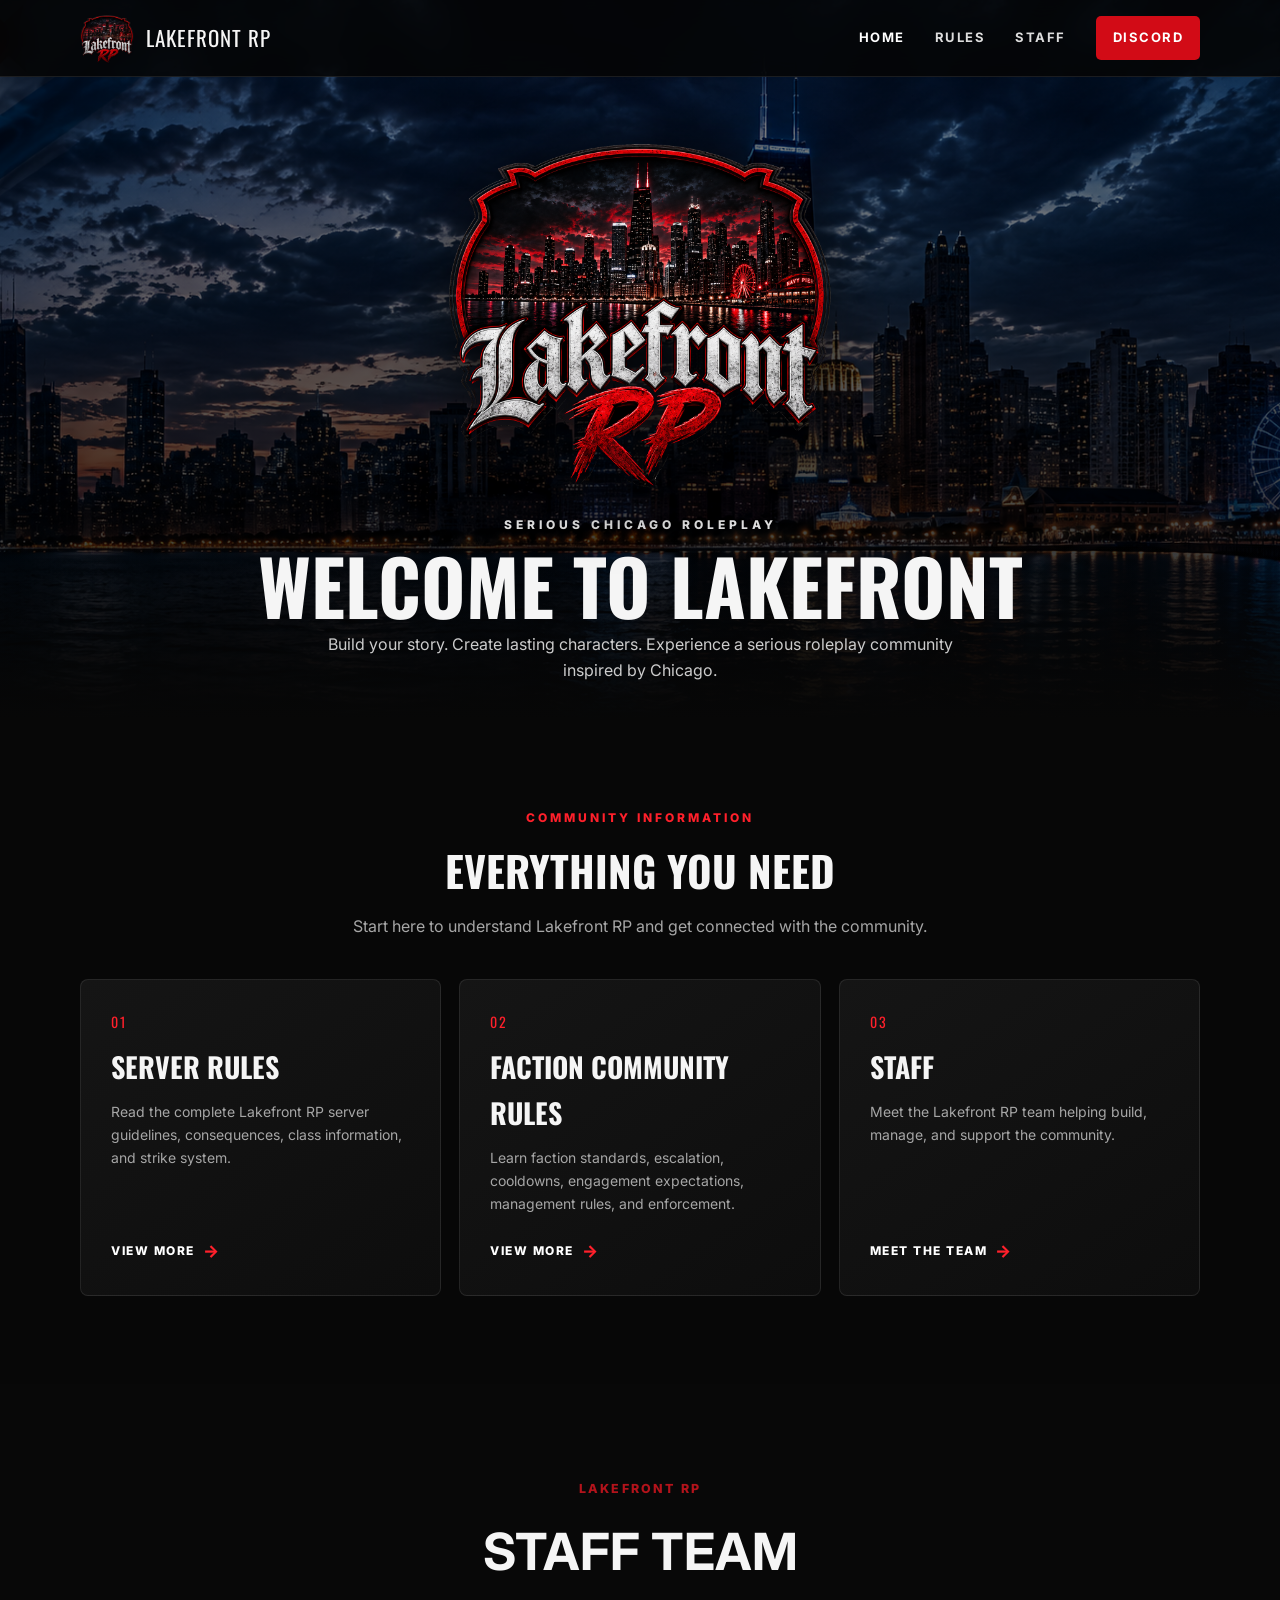
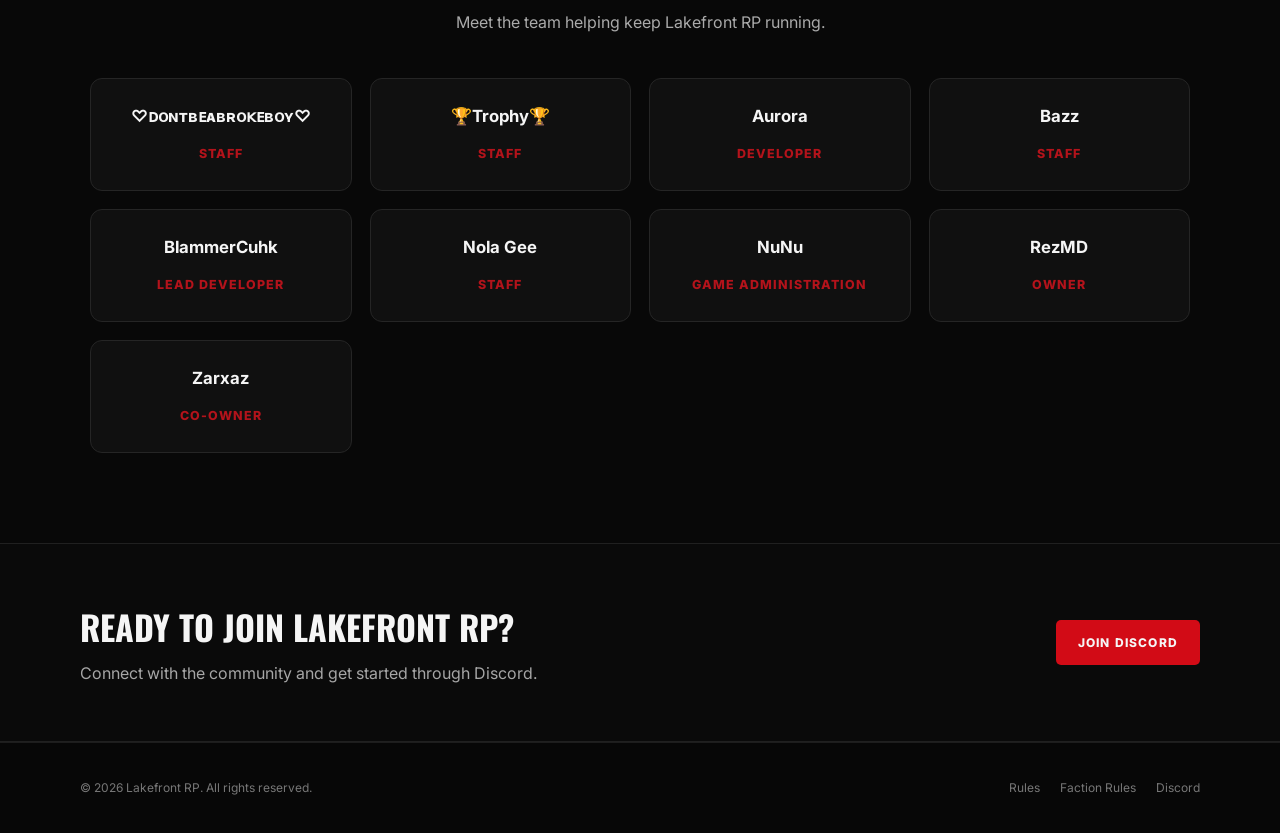
<file: index.html>
<!doctype html><html lang="en"><head><meta charset="utf-8"><meta name="viewport" content="width=device-width,initial-scale=1"><meta name="description" content="Lakefront RP — Serious Chicago Roleplay. Build your story and experience a professional Chicago-inspired FiveM RP community."><meta name="theme-color" content="#b30000"><meta property="og:type" content="website"><meta property="og:title" content="Lakefront RP | Serious Chicago Roleplay"><meta property="og:description" content="Build your story. Create lasting characters. Experience serious Chicago roleplay with Lakefront RP."><meta property="og:url" content="https://mrrezmd-ux.github.io/lakefront-rp-website/"><meta property="og:image" content="https://mrrezmd-ux.github.io/lakefront-rp-website/logo.png"><meta property="og:image:alt" content="Lakefront RP Chicago logo"><meta name="twitter:card" content="summary_large_image"><meta name="twitter:title" content="Lakefront RP | Serious Chicago Roleplay"><meta name="twitter:description" content="Build your story. Create lasting characters. Experience serious Chicago roleplay with Lakefront RP."><meta name="twitter:image" content="https://mrrezmd-ux.github.io/lakefront-rp-website/logo.png"><title>Lakefront RP | Serious Chicago Roleplay</title><link rel="stylesheet" href="style.css"></head><body>
<header class="navbar"><div class="container nav-inner"><a class="brand" href="index.html"><img src="logo.png" alt="Lakefront RP"><span>LAKEFRONT RP</span></a><nav class="nav-links"><a class="active" href="index.html">HOME</a><a href="rules.html">RULES</a><a href="#staff">STAFF</a><a class="discord-btn" href="https://discord.gg/lakefrontrp" target="_blank" rel="noopener">DISCORD</a></nav></div></header>
<main><section class="hero"><div class="hero-content"><img class="hero-logo" src="logo.png" alt="Lakefront RP"><div class="eyebrow">SERIOUS CHICAGO ROLEPLAY</div><h1>Welcome to Lakefront</h1><p>Build your story. Create lasting characters. Experience a serious roleplay community inspired by Chicago.</p></div></section>
<section class="section"><div class="container"><div class="section-head"><div class="kicker">Community Information</div><h2>Everything You Need</h2><p>Start here to understand Lakefront RP and get connected with the community.</p></div><div class="cards"><a class="card" href="rules.html"><div><div class="card-number">01</div><h3>Server Rules</h3><p>Read the complete Lakefront RP server guidelines, consequences, class information, and strike system.</p></div><span class="view">VIEW MORE</span></a><a class="card" href="faction-rules.html"><div><div class="card-number">02</div><h3>Faction Community Rules</h3><p>Learn faction standards, escalation, cooldowns, engagement expectations, management rules, and enforcement.</p></div><span class="view">VIEW MORE</span></a><a class="card" href="#staff"><div><div class="card-number">03</div><h3>Staff</h3><p>Meet the Lakefront RP team helping build, manage, and support the community.</p></div><span class="view">MEET THE TEAM</span></a></div></div></section>
<section id="staff" class="staff-section">
    <div class="section-heading">
        <span>LAKEFRONT RP</span>
        <h2>STAFF TEAM</h2>
        <p>Meet the team helping keep Lakefront RP running.</p>
    </div>

    <div class="staff-grid">
        <div class="staff-card"><h3>♡ᴅᴏɴᴛʙᴇᴀʙʀᴏᴋᴇʙᴏʏ♡</h3><span>Staff</span></div>
        <div class="staff-card"><h3>🏆Trophy🏆</h3><span>Staff</span></div>
        <div class="staff-card"><h3>Aurora</h3><span>Developer</span></div>
        <div class="staff-card"><h3>Bazz</h3><span>Staff</span></div>
        <div class="staff-card"><h3>BlammerCuhk</h3><span>Lead Developer</span></div>
        <div class="staff-card"><h3>Nola Gee</h3><span>Staff</span></div>
        <div class="staff-card"><h3>NuNu</h3><span>Game Administration</span></div>
        <div class="staff-card"><h3>RezMD</h3><span>Owner</span></div>
        <div class="staff-card"><h3>Zarxaz</h3><span>Co-Owner</span></div>
    </div>
</section><section class="cta"><div class="container cta-inner"><div><h3>Ready to join Lakefront RP?</h3><p>Connect with the community and get started through Discord.</p></div><a class="button" href="https://discord.gg/lakefrontrp" target="_blank" rel="noopener">JOIN DISCORD</a></div></section></main>
<footer><div class="container footer-inner"><div>© 2026 Lakefront RP. All rights reserved.</div><div class="footer-links"><a href="rules.html">Rules</a><a href="faction-rules.html">Faction Rules</a><a href="https://discord.gg/lakefrontrp" target="_blank" rel="noopener">Discord</a></div></div></footer></body></html>
</file>
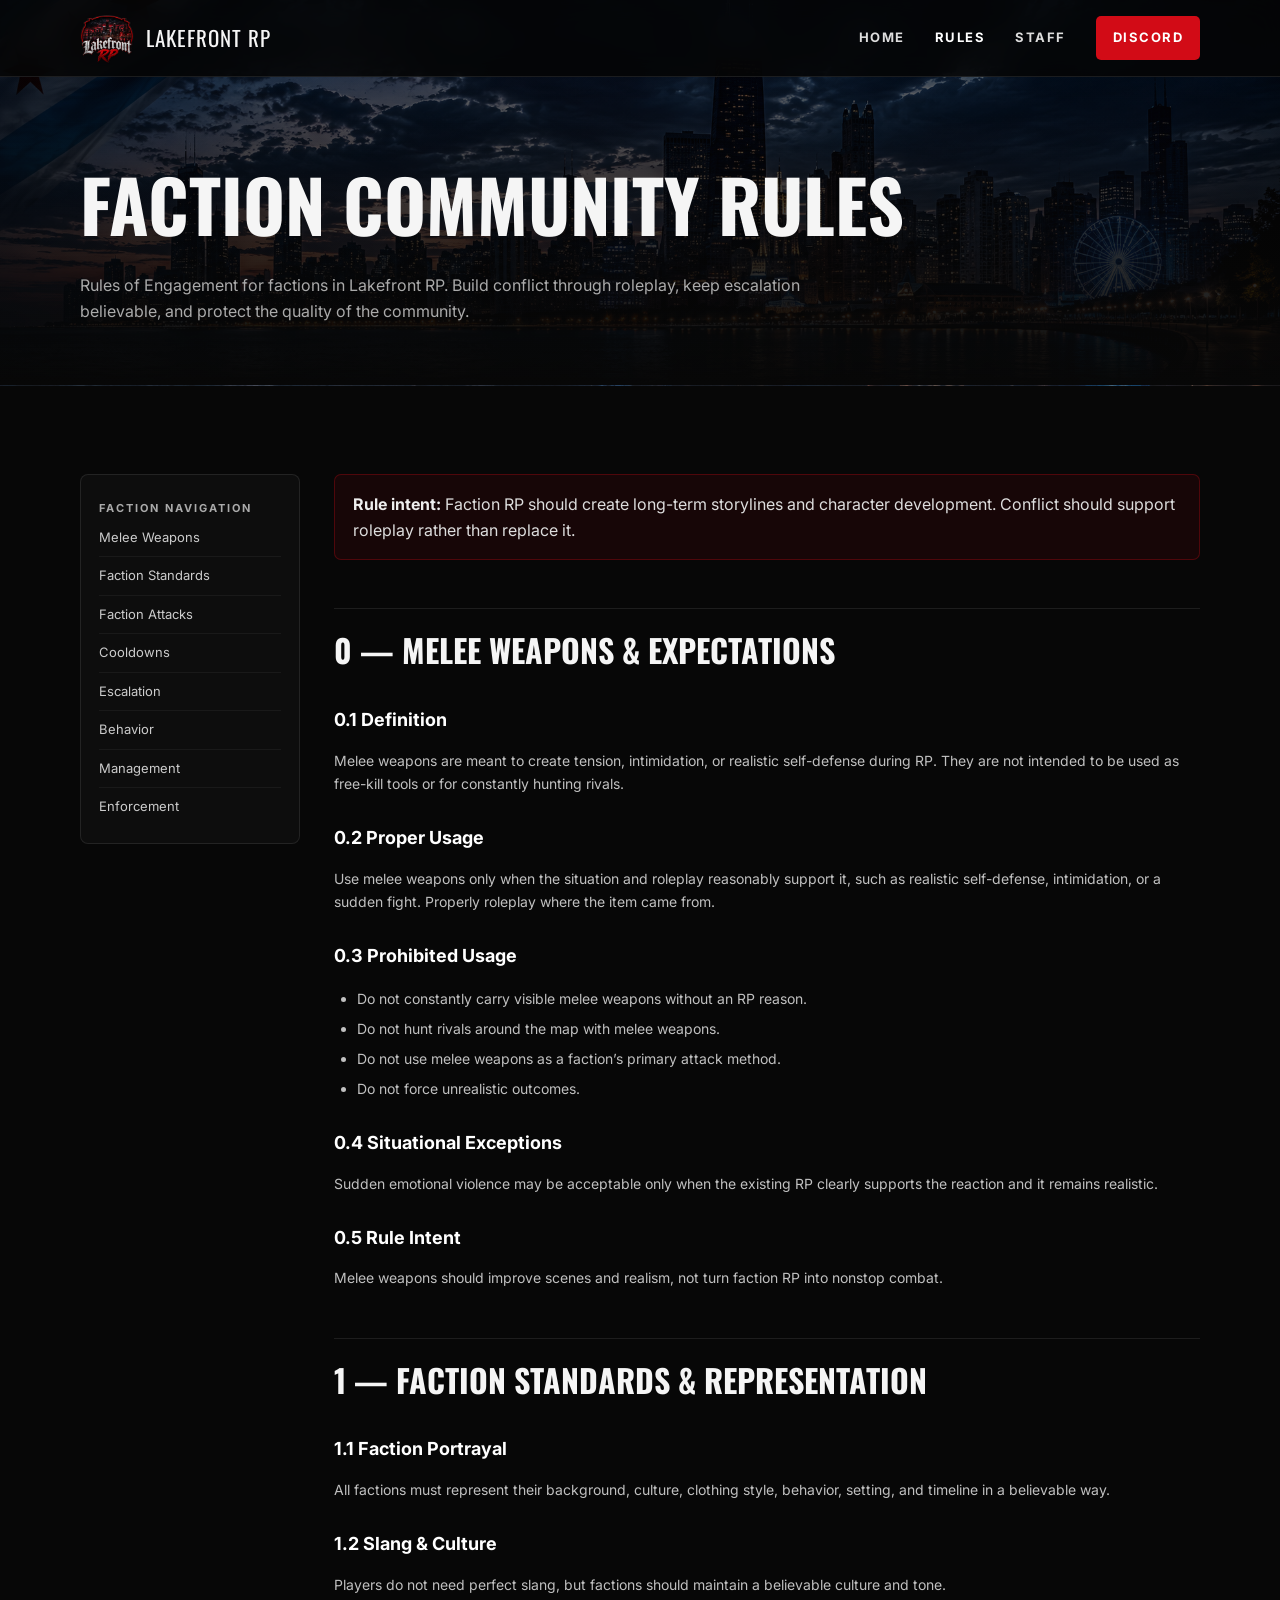
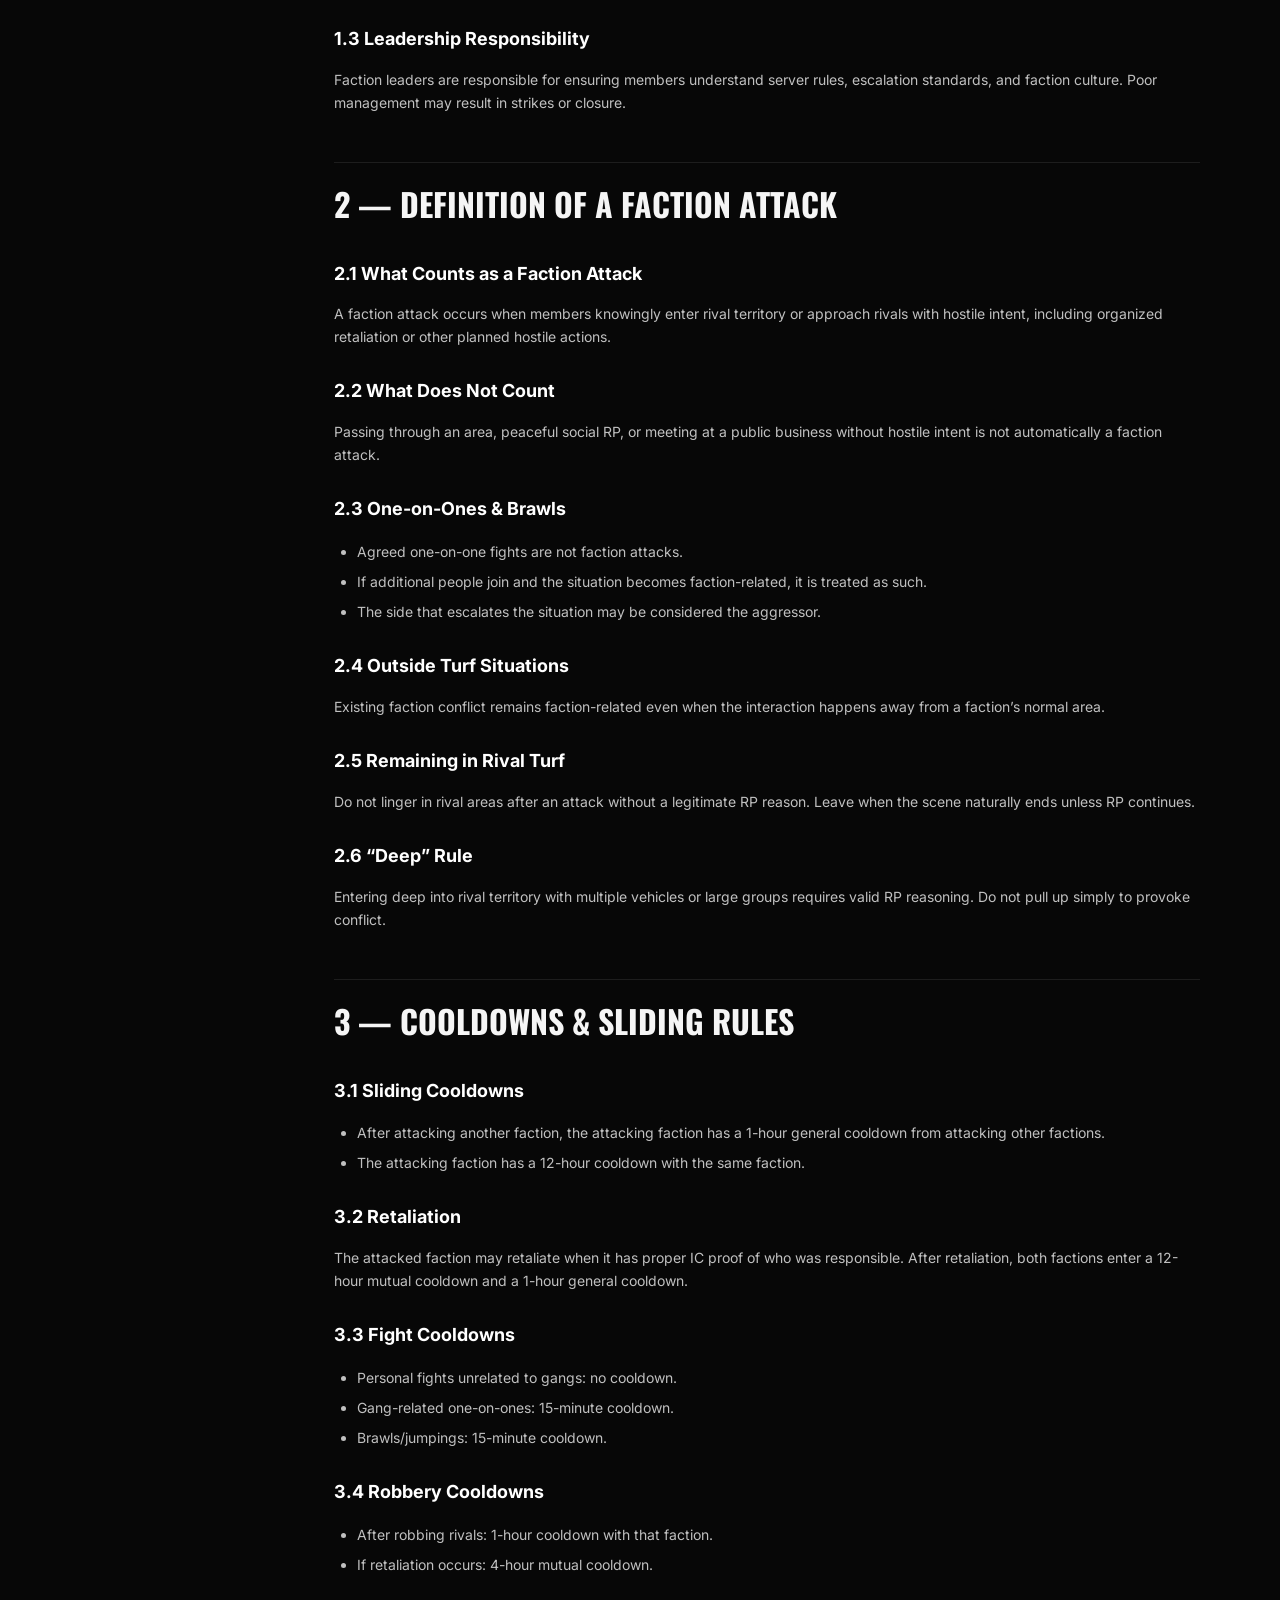
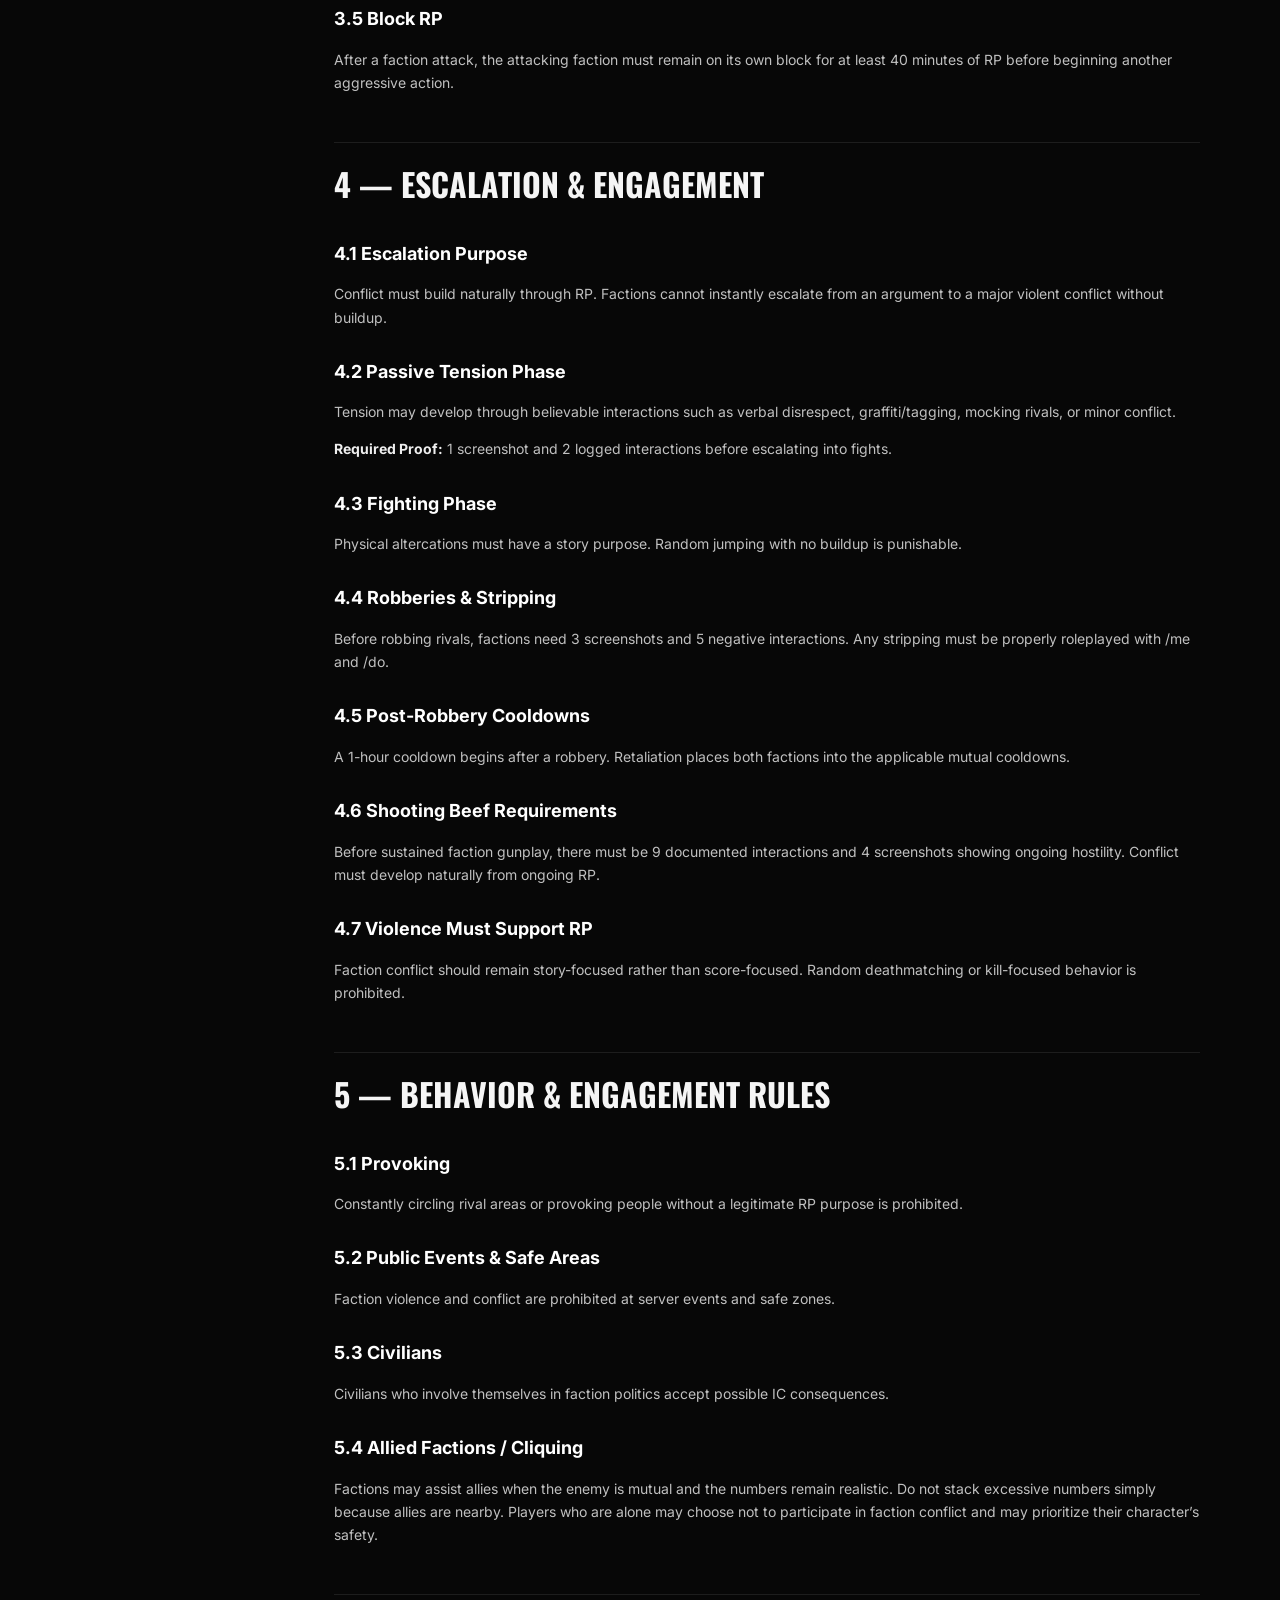
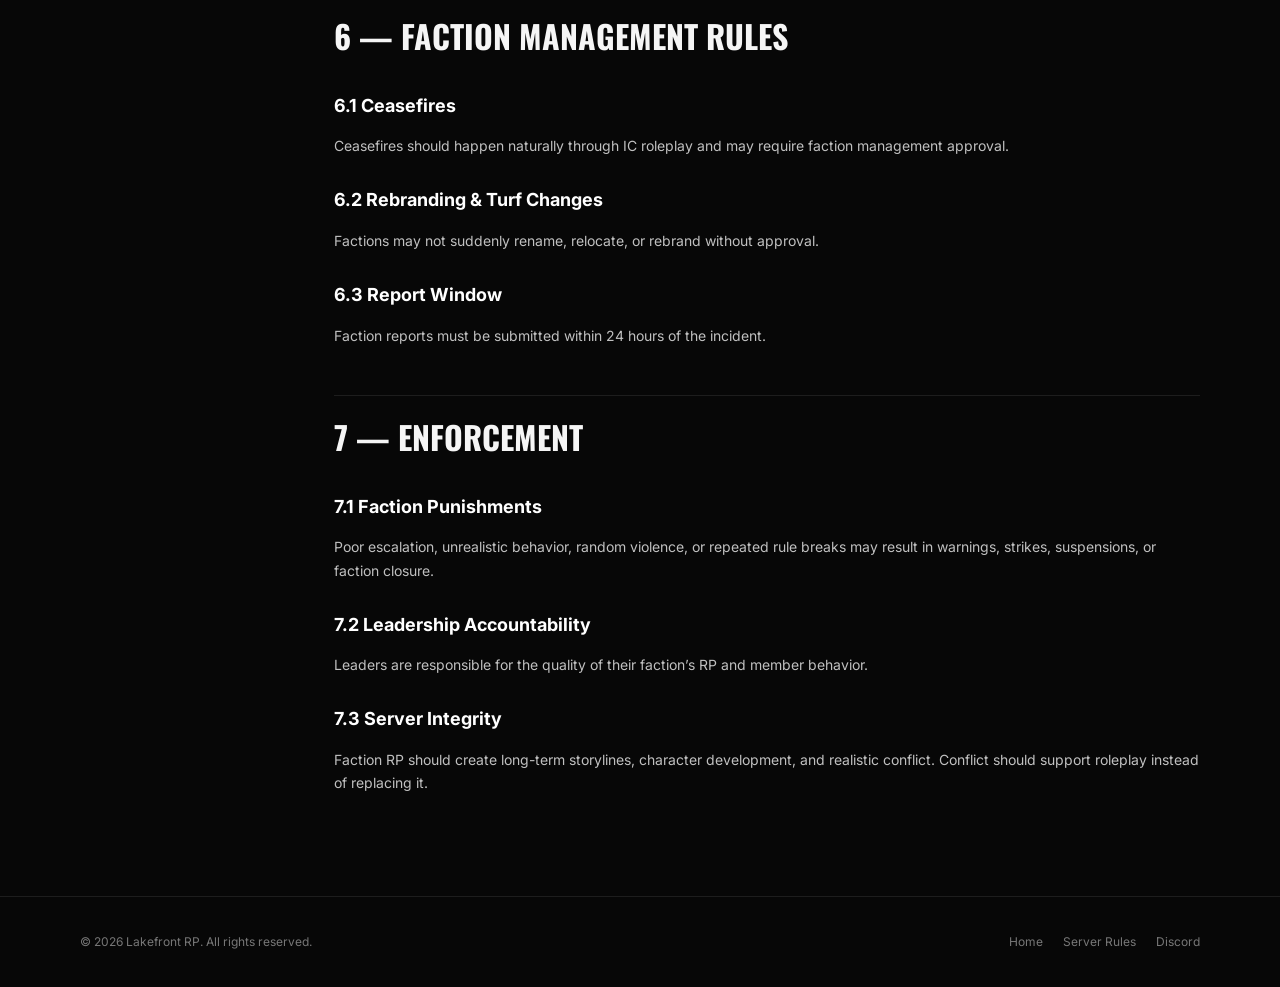
<file: faction-rules.html>
<!doctype html><html lang="en"><head><meta charset="utf-8"><meta name="viewport" content="width=device-width,initial-scale=1"><title>Faction Community Rules | Lakefront RP</title><link rel="stylesheet" href="style.css"></head><body>
<header class="navbar"><div class="container nav-inner"><a class="brand" href="index.html"><img src="logo.png" alt="Lakefront RP"><span>LAKEFRONT RP</span></a><nav class="nav-links"><a href="index.html">HOME</a><a class="active" href="rules.html">RULES</a><a href="index.html#staff">STAFF</a><a class="discord-btn" href="https://discord.gg/lakefrontrp" target="_blank" rel="noopener">DISCORD</a></nav></div></header>
<section class="page-hero"><div class="container"><h1>Faction Community Rules</h1><p>Rules of Engagement for factions in Lakefront RP. Build conflict through roleplay, keep escalation believable, and protect the quality of the community.</p></div></section>
<section class="section"><div class="container"><div class="rule-layout"><aside class="toc"><strong>FACTION NAVIGATION</strong><a href="#s0">Melee Weapons</a><a href="#s1">Faction Standards</a><a href="#s2">Faction Attacks</a><a href="#s3">Cooldowns</a><a href="#s4">Escalation</a><a href="#s5">Behavior</a><a href="#s6">Management</a><a href="#s7">Enforcement</a></aside><article class="rules-content">
<div class="notice"><strong>Rule intent:</strong> Faction RP should create long-term storylines and character development. Conflict should support roleplay rather than replace it.</div><div id="faction-body"></div>
</article></div></div></section>
<footer><div class="container footer-inner"><div>© 2026 Lakefront RP. All rights reserved.</div><div class="footer-links"><a href="index.html">Home</a><a href="rules.html">Server Rules</a><a href="https://discord.gg/lakefrontrp" target="_blank" rel="noopener">Discord</a></div></div></footer>
<script>fetch('faction_content.html').then(r=>r.text()).then(t=>{t=t.replace(/<h1[^>]*>.*?<\/h1>/i,'');t=t.replace(/<h2>/g,(m,i)=>m);document.getElementById('faction-body').innerHTML=t;});</script></body></html>
</file>
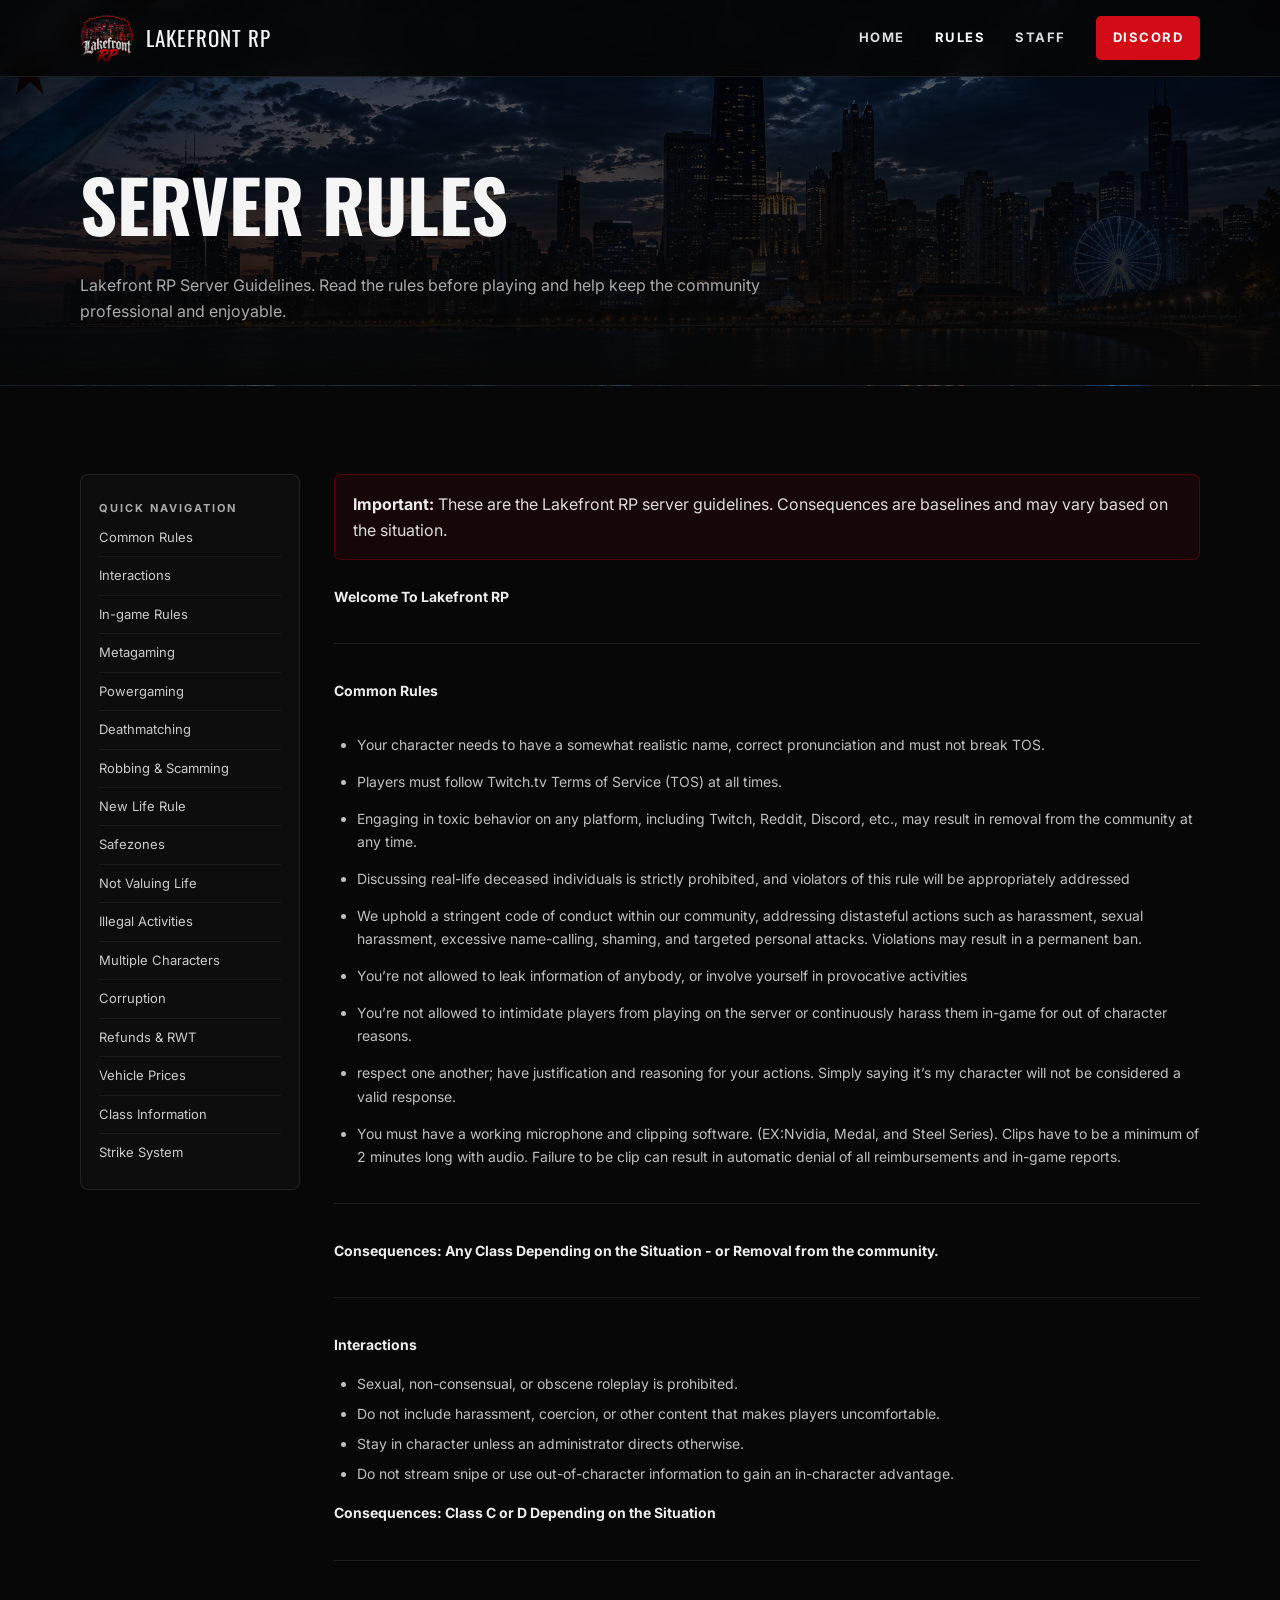
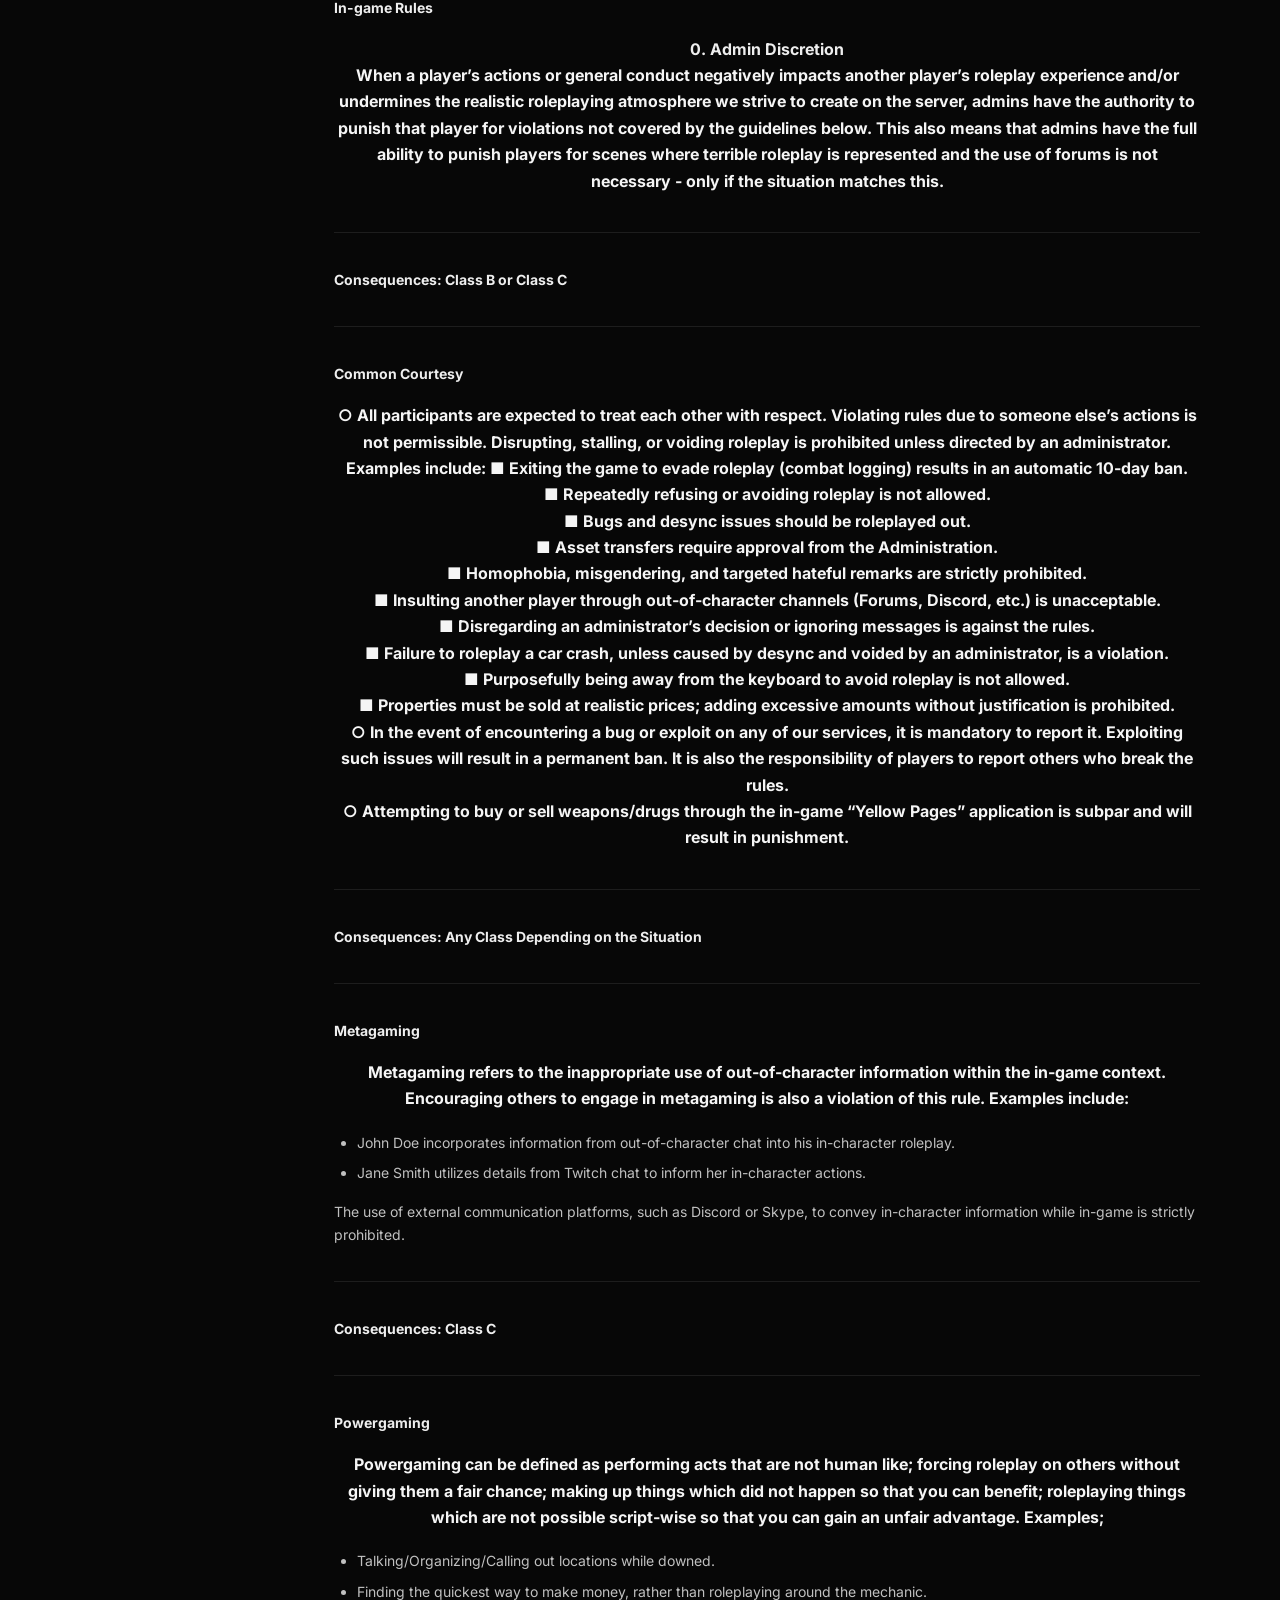
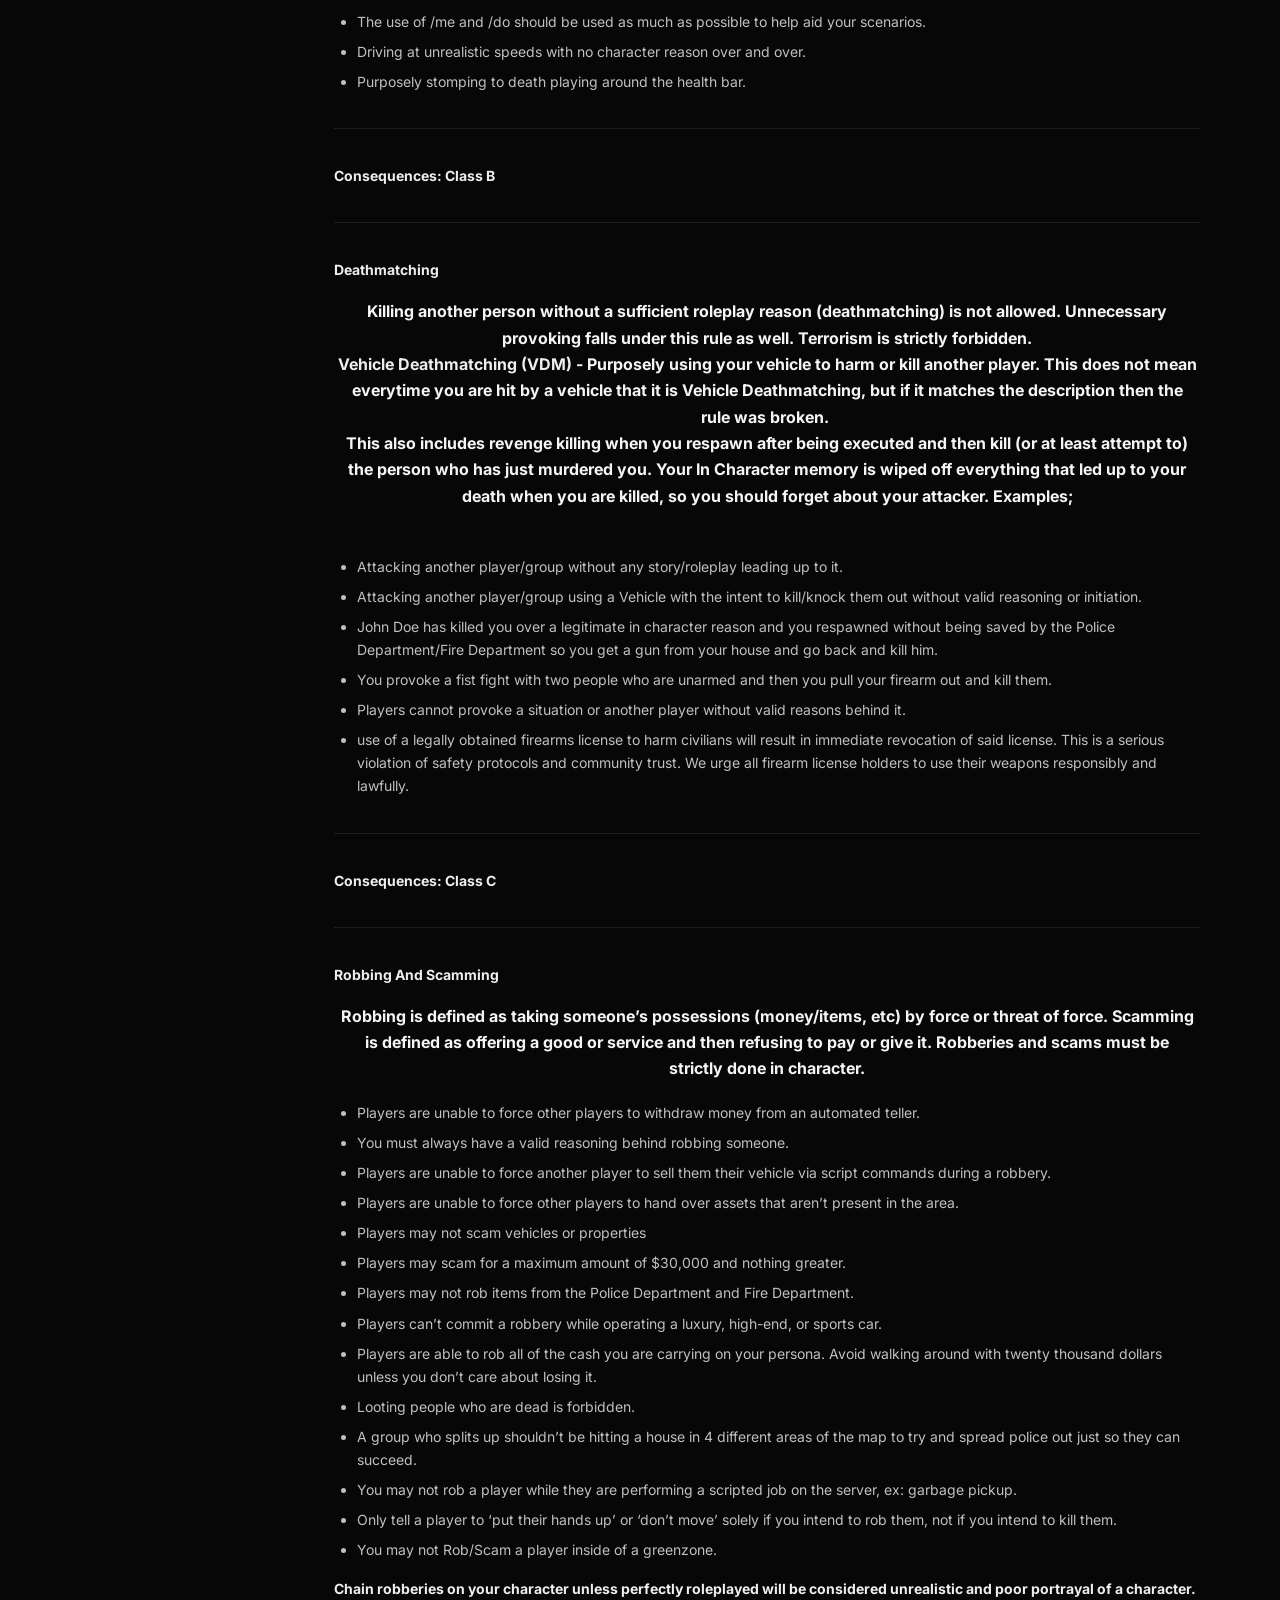
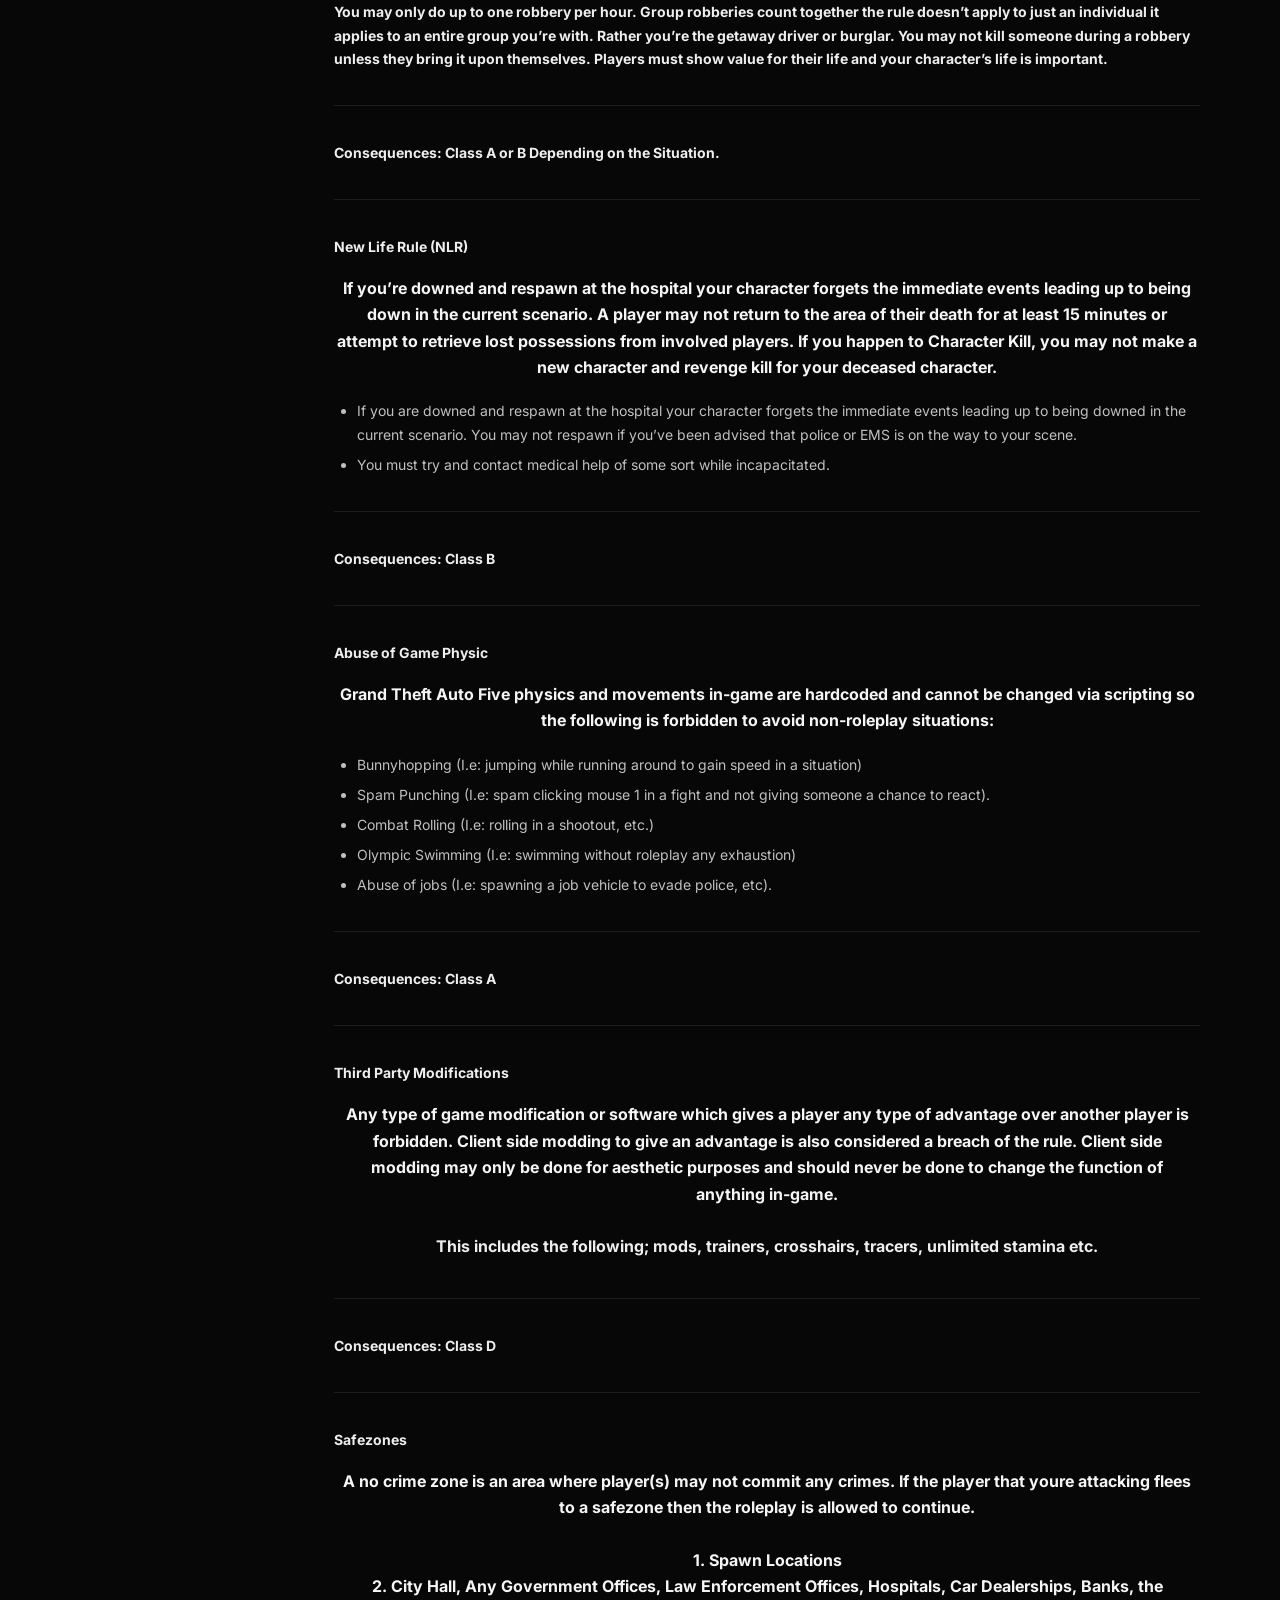
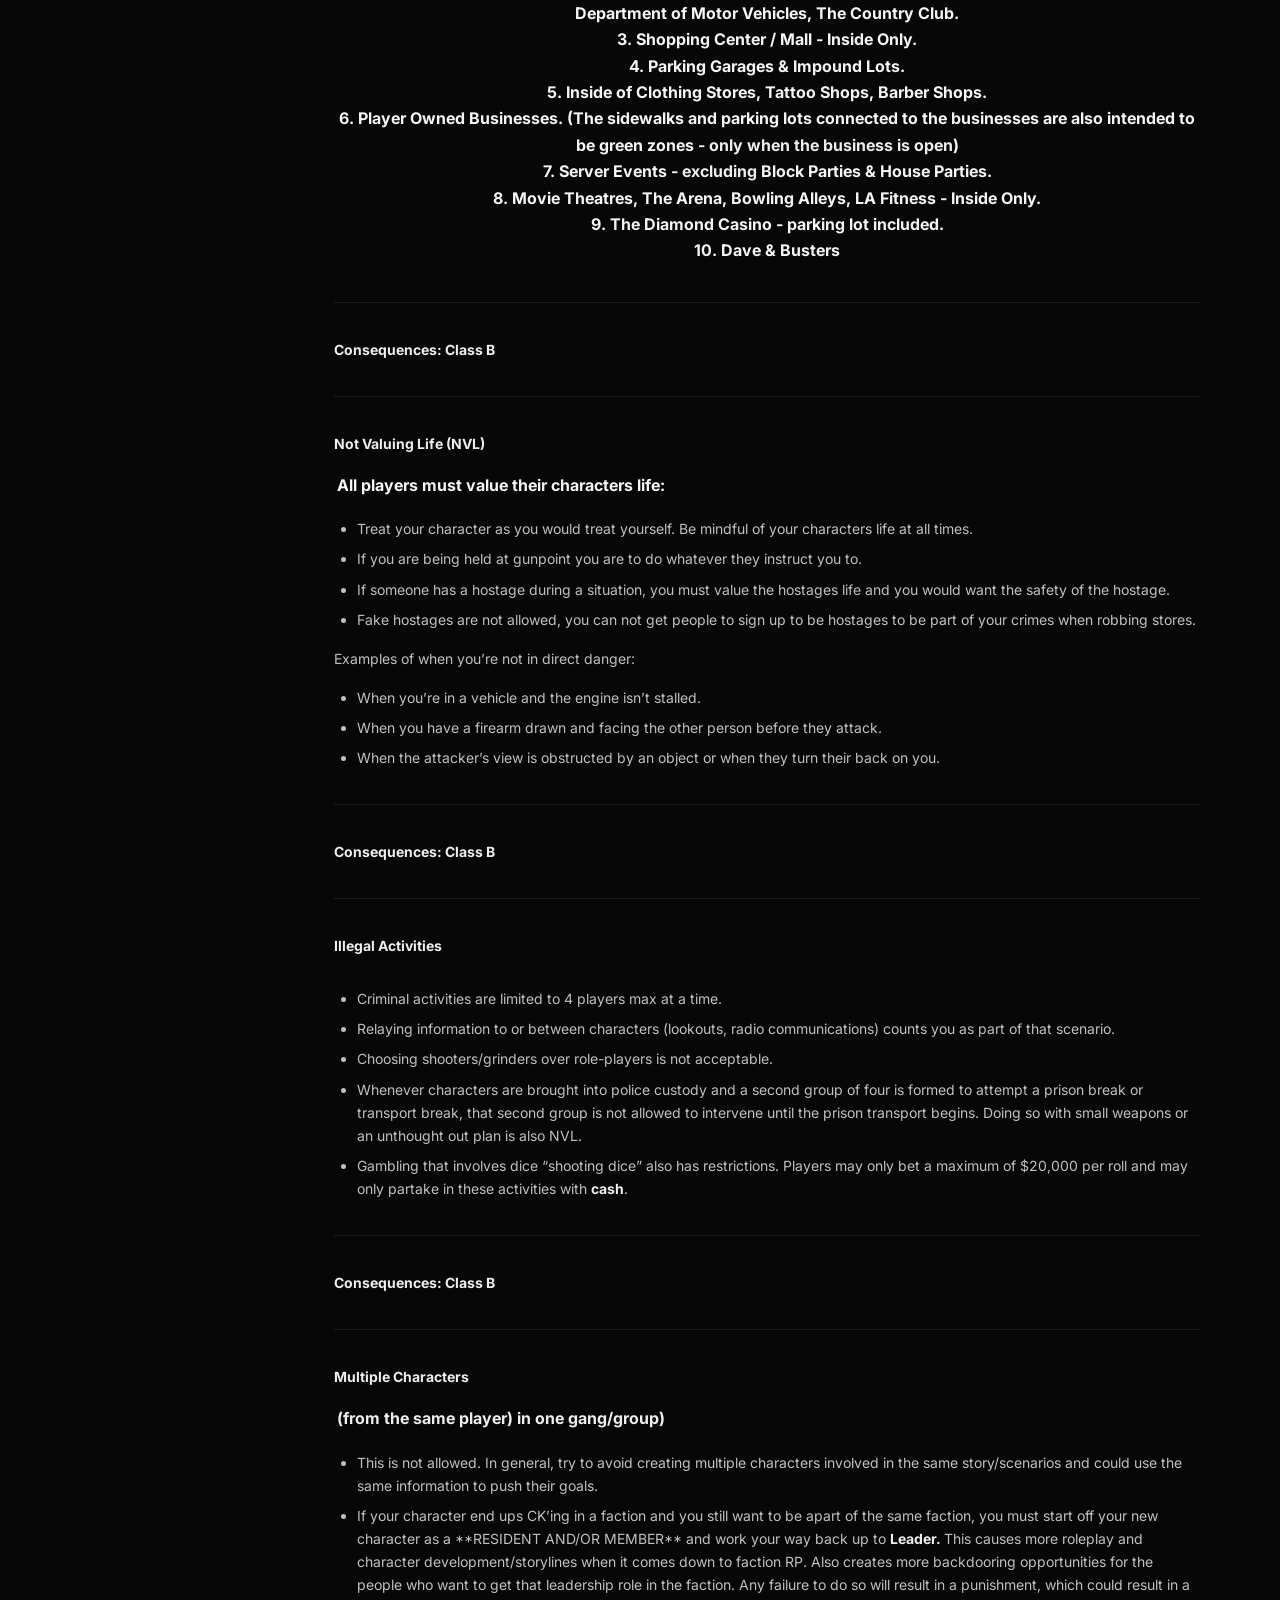
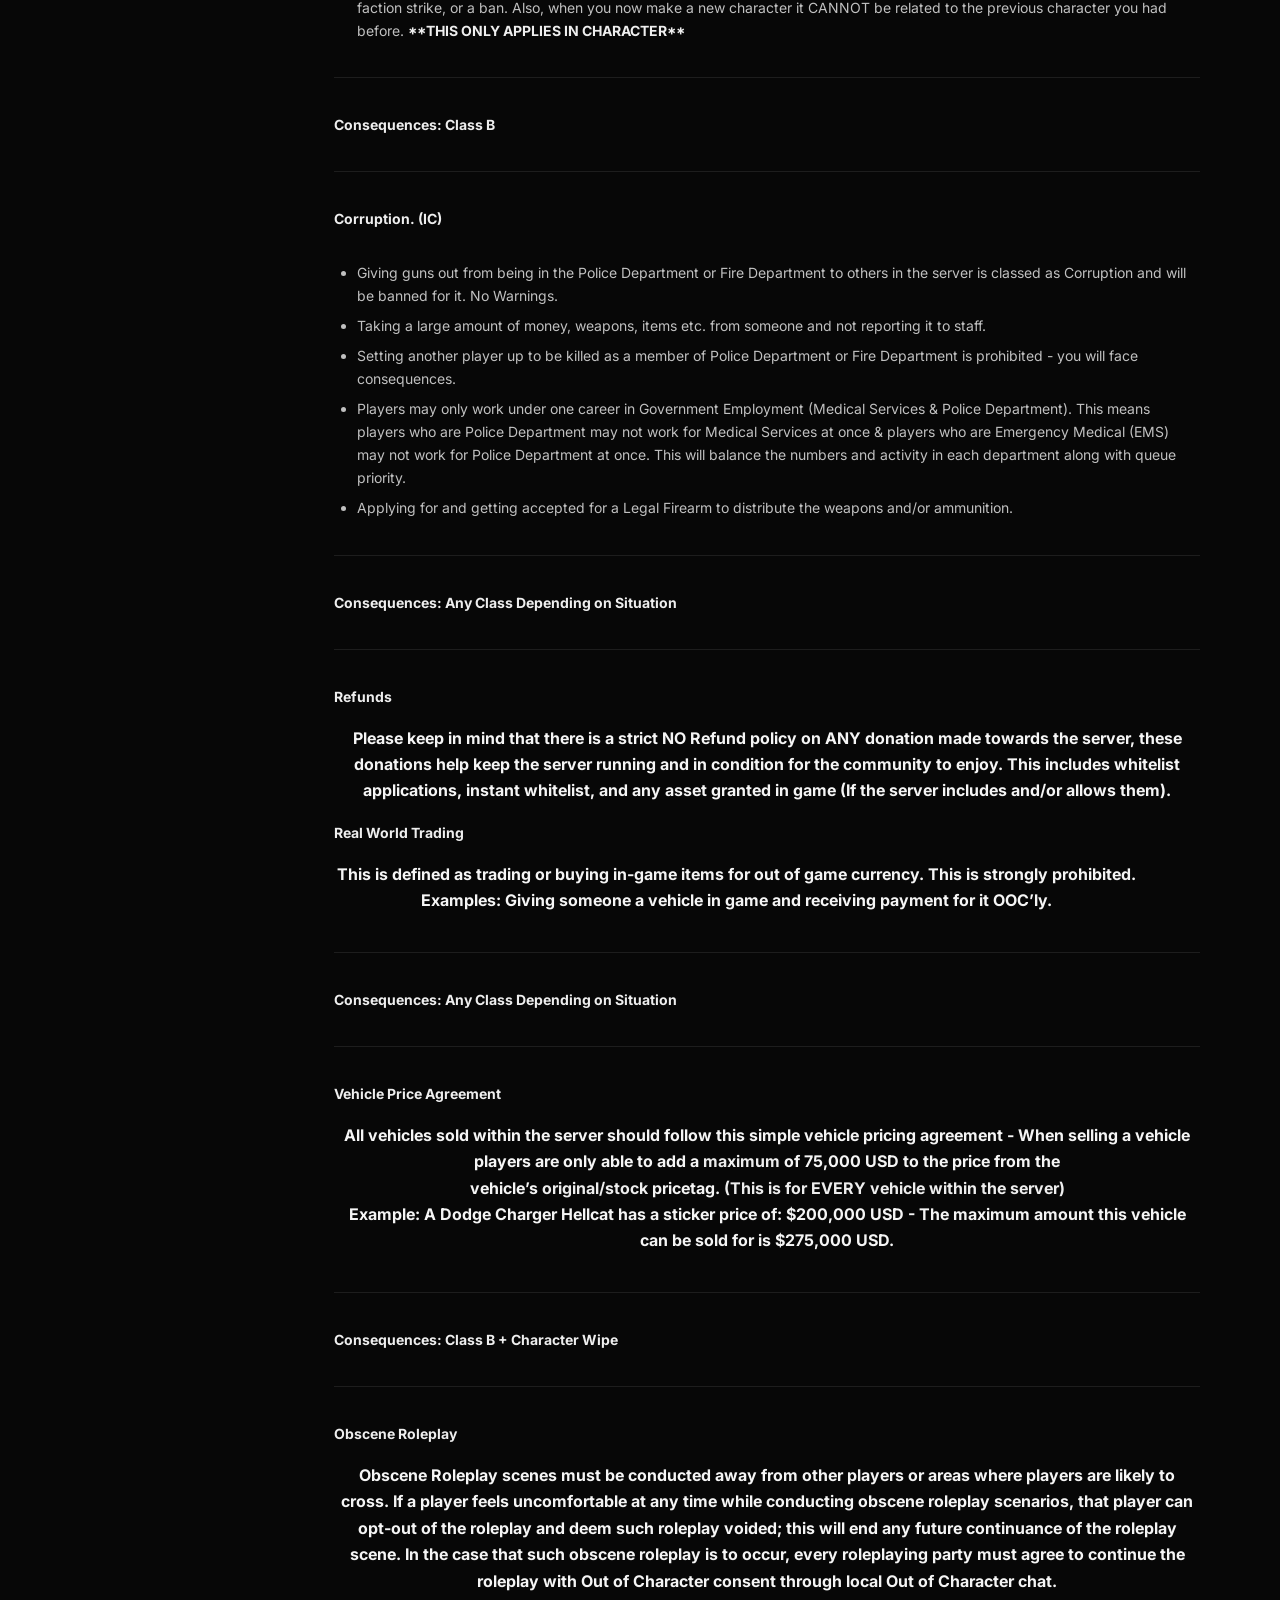
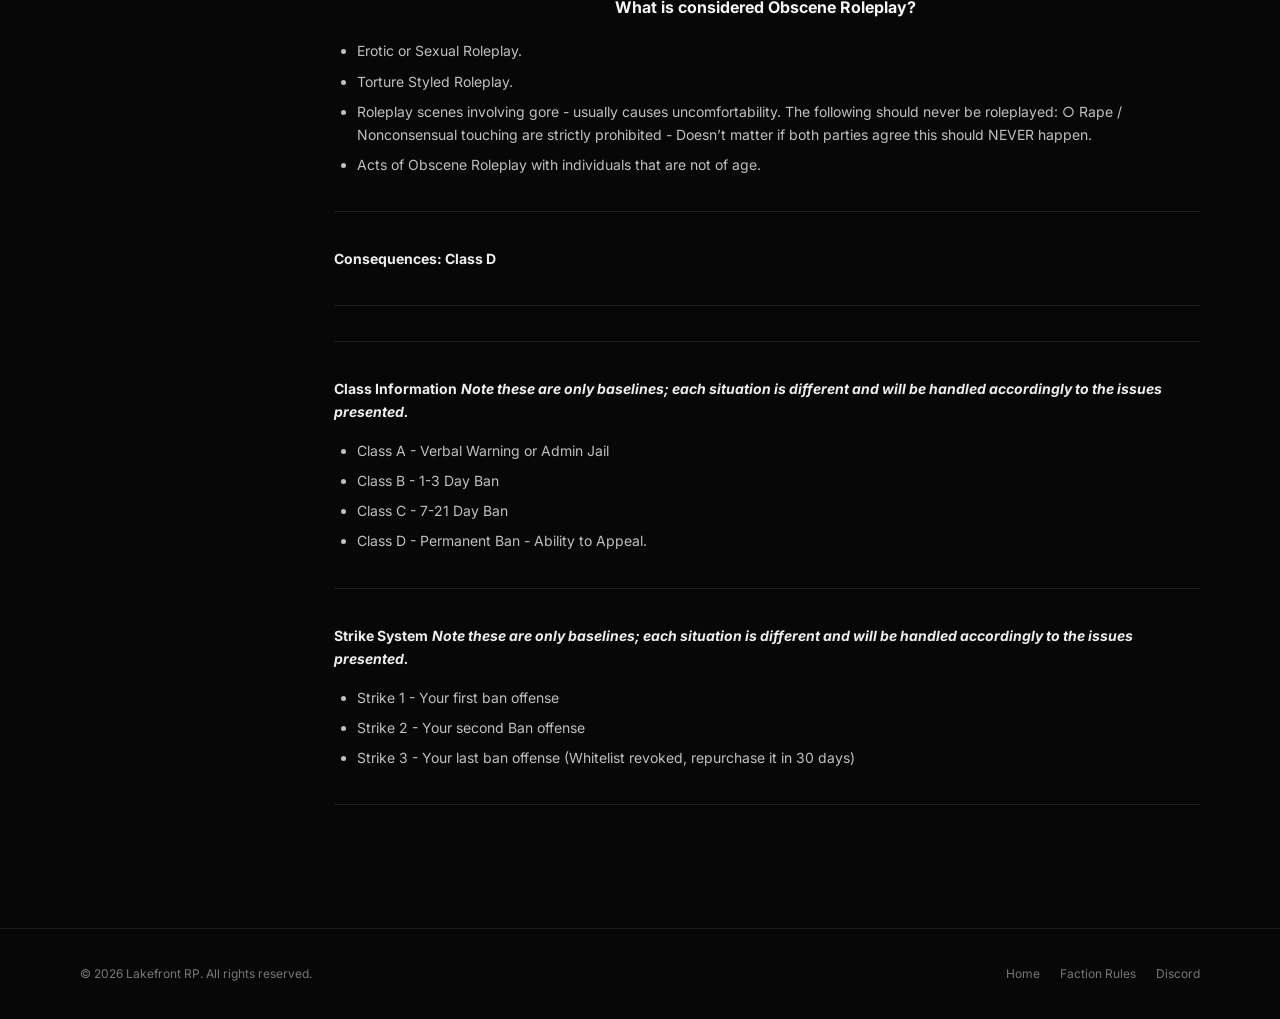
<file: rules.html>
<!doctype html><html lang="en"><head><meta charset="utf-8"><meta name="viewport" content="width=device-width,initial-scale=1"><title>Rules | Lakefront RP</title><link rel="stylesheet" href="style.css"></head><body>
<header class="navbar"><div class="container nav-inner"><a class="brand" href="index.html"><img src="logo.png" alt="Lakefront RP"><span>LAKEFRONT RP</span></a><nav class="nav-links"><a href="index.html">HOME</a><a class="active" href="rules.html">RULES</a><a href="index.html#staff">STAFF</a><a class="discord-btn" href="https://discord.gg/lakefrontrp" target="_blank" rel="noopener">DISCORD</a></nav></div></header>
<section class="page-hero"><div class="container"><h1>Server Rules</h1><p>Lakefront RP Server Guidelines. Read the rules before playing and help keep the community professional and enjoyable.</p></div></section>
<section class="section"><div class="container"><div class="rule-layout"><aside class="toc"><strong>QUICK NAVIGATION</strong><a href="#common-rules">Common Rules</a><a href="#interactions">Interactions</a><a href="#ingame-rules">In-game Rules</a><a href="#metagaming">Metagaming</a><a href="#powergaming">Powergaming</a><a href="#deathmatching">Deathmatching</a><a href="#robbery">Robbing & Scamming</a><a href="#nlr">New Life Rule</a><a href="#safezones">Safezones</a><a href="#nvl">Not Valuing Life</a><a href="#illegal">Illegal Activities</a><a href="#characters">Multiple Characters</a><a href="#corruption">Corruption</a><a href="#refunds">Refunds & RWT</a><a href="#vehicle-prices">Vehicle Prices</a><a href="#classes">Class Information</a><a href="#strikes">Strike System</a></aside><article class="rules-content">
<div class="notice"><strong>Important:</strong> These are the Lakefront RP server guidelines. Consequences are baselines and may vary based on the situation.</div>
<div id="rules-body"></div>
</article></div></div></section>
<footer><div class="container footer-inner"><div>© 2026 Lakefront RP. All rights reserved.</div><div class="footer-links"><a href="index.html">Home</a><a href="faction-rules.html">Faction Rules</a><a href="https://discord.gg/lakefrontrp" target="_blank" rel="noopener">Discord</a></div></div></footer>
<script>fetch('rules_content.html').then(r=>r.text()).then(t=>document.getElementById('rules-body').innerHTML=t.replace(/<h1[^>]*>.*?<\/h1>/i,''));</script></body></html>
</file>
<file: style.css>
@import url('https://fonts.googleapis.com/css2?family=Inter:wght@400;500;600;700;800&family=Oswald:wght@500;600;700&display=swap');
:root{--bg:#070707;--panel:#101010;--panel2:#151515;--red:#d20b16;--red2:#ff202b;--text:#f5f5f5;--muted:#a6a6a6;--line:rgba(255,255,255,.09)}
*{box-sizing:border-box}html{scroll-behavior:smooth}body{margin:0;background:var(--bg);color:var(--text);font-family:Inter,Arial,sans-serif;line-height:1.65}a{color:inherit;text-decoration:none}.container{width:min(1120px,92%);margin:auto}
.navbar{position:fixed;top:0;left:0;right:0;z-index:20;background:rgba(5,5,5,.86);backdrop-filter:blur(14px);border-bottom:1px solid var(--line)}.nav-inner{height:76px;display:flex;align-items:center;justify-content:space-between}.brand{display:flex;align-items:center;gap:12px;font-family:Oswald,sans-serif;font-size:21px;letter-spacing:1px}.brand img{width:54px;height:54px;object-fit:contain}.brand span{white-space:nowrap}.nav-links{display:flex;align-items:center;gap:30px;font-size:13px;font-weight:700;letter-spacing:1.5px}.nav-links a{color:#ddd;transition:.2s}.nav-links a:hover,.nav-links .active{color:#fff}.discord-btn{background:var(--red);padding:11px 17px;border-radius:5px;color:#fff!important}.discord-btn:hover{background:var(--red2)}
.hero{min-height:720px;padding-top:76px;display:grid;place-items:center;position:relative;overflow:hidden;background:linear-gradient(180deg,rgba(0,0,0,.38),rgba(0,0,0,.84)),url('Chicago Skyline Under Dramatic Skies.png') center/cover no-repeat}.hero:after{content:'';position:absolute;inset:auto 0 0;height:180px;background:linear-gradient(transparent,var(--bg))}.hero-content{position:relative;z-index:2;text-align:center}.hero-logo{width:min(460px,78vw);max-height:390px;object-fit:contain;filter:drop-shadow(0 18px 35px rgba(0,0,0,.8))}.eyebrow{font-size:12px;font-weight:800;letter-spacing:4px;color:#ddd;text-transform:uppercase;margin-top:5px}.hero h1{font-family:Oswald,sans-serif;font-size:clamp(42px,7vw,76px);line-height:1;margin:12px 0 8px;text-transform:uppercase}.hero p{color:#ccc;max-width:650px;margin:0 auto;font-size:16px}
.section{padding:88px 0}.section-head{text-align:center;max-width:700px;margin:0 auto 40px}.section-head .kicker{color:var(--red2);font-size:12px;font-weight:800;letter-spacing:3px;text-transform:uppercase}.section-head h2{font-family:Oswald,sans-serif;font-size:42px;margin:8px 0;text-transform:uppercase}.section-head p{color:var(--muted);margin:0}
.cards{display:grid;grid-template-columns:repeat(3,1fr);gap:18px}.card{background:linear-gradient(145deg,var(--panel2),#0d0d0d);border:1px solid var(--line);padding:30px;border-radius:8px;min-height:250px;display:flex;flex-direction:column;justify-content:space-between;transition:.25s}.card:hover{transform:translateY(-4px);border-color:rgba(210,11,22,.55)}.card-number{font-family:Oswald,sans-serif;color:var(--red2);font-size:14px;letter-spacing:2px}.card h3{font-family:Oswald,sans-serif;text-transform:uppercase;font-size:28px;margin:10px 0}.card p{color:var(--muted);font-size:14px;margin:0}.view{display:inline-flex;align-items:center;gap:8px;margin-top:22px;color:#fff;font-weight:800;font-size:12px;letter-spacing:1.5px}.view:after{content:'→';color:var(--red2);font-size:17px}
.cta{border-top:1px solid var(--line);border-bottom:1px solid var(--line);padding:55px 0;background:#0a0a0a}.cta-inner{display:flex;justify-content:space-between;align-items:center;gap:30px}.cta h3{font-family:Oswald,sans-serif;font-size:34px;text-transform:uppercase;margin:0}.cta p{color:var(--muted);margin:5px 0 0}.button{background:var(--red);padding:13px 22px;border-radius:5px;font-weight:800;font-size:12px;letter-spacing:1.2px;white-space:nowrap}.button:hover{background:var(--red2)}
footer{padding:35px 0;color:#777;font-size:12px;border-top:1px solid var(--line)}.footer-inner{display:flex;justify-content:space-between;gap:20px}.footer-links{display:flex;gap:20px}.footer-links a:hover{color:#fff}
.page-hero{padding:145px 0 60px;background:linear-gradient(180deg,rgba(0,0,0,.5),var(--bg)),url('Chicago Skyline Under Dramatic Skies.png') center/cover no-repeat;border-bottom:1px solid var(--line)}.page-hero h1{font-family:Oswald,sans-serif;font-size:clamp(46px,7vw,72px);text-transform:uppercase;margin:0}.page-hero p{color:#aaa;max-width:720px;margin:8px 0 0}.rule-layout{display:grid;grid-template-columns:220px 1fr;gap:34px;align-items:start}.toc{position:sticky;top:105px;background:#0d0d0d;border:1px solid var(--line);border-radius:8px;padding:18px}.toc strong{font-size:11px;letter-spacing:2px;color:#aaa}.toc a{display:block;padding:8px 0;color:#ccc;font-size:13px;border-bottom:1px solid rgba(255,255,255,.05)}.toc a:last-child{border:0}.toc a:hover{color:#fff}.rules-content{min-width:0}.rules-content h1{display:none}.rules-content h2{font-family:Oswald,sans-serif;text-transform:uppercase;font-size:32px;margin:48px 0 14px;padding-top:15px;border-top:1px solid var(--line)}.rules-content h3{font-size:18px;margin:28px 0 8px;color:#fff}.rules-content p,.rules-content li{color:#c0c0c0;font-size:14px}.rules-content ul,.rules-content ol{padding-left:23px}.rules-content li{margin:7px 0}.rules-content strong{color:#eee}.rules-content hr{border:0;border-top:1px solid var(--line);margin:35px 0}.rules-content blockquote{margin:15px 0;padding:15px 18px;background:#101010;border-left:3px solid var(--red)}.notice{padding:16px 18px;background:rgba(210,11,22,.08);border:1px solid rgba(210,11,22,.3);border-radius:7px;color:#ddd;margin-bottom:25px}.class-grid{display:grid;grid-template-columns:repeat(4,1fr);gap:12px;margin-top:20px}.class-box{background:#101010;border:1px solid var(--line);padding:18px;border-radius:7px}.class-box b{color:var(--red2);font-family:Oswald,sans-serif;font-size:22px}.class-box span{display:block;color:#aaa;font-size:12px;margin-top:3px}
@media(max-width:800px){.nav-links{gap:13px;font-size:11px}.brand span{display:none}.brand img{width:48px}.cards{grid-template-columns:1fr}.staff-grid{grid-template-columns:1fr 1fr}.cta-inner,.footer-inner{flex-direction:column;align-items:flex-start}.rule-layout{grid-template-columns:1fr}.toc{position:static}.class-grid{grid-template-columns:1fr 1fr}.hero{min-height:650px}}
@media(max-width:520px){.nav-inner{height:66px}.nav-links{gap:9px}.discord-btn{padding:8px 10px}.hero{padding-top:66px}.section{padding:65px 0}.staff-grid{grid-template-columns:1fr}.class-grid{grid-template-columns:1fr}.page-hero{padding-top:120px}}

.staff-grid{display:grid;grid-template-columns:repeat(3,1fr);gap:14px;max-width:1000px;margin:0 auto}.staff-member{background:linear-gradient(145deg,var(--panel2),#0d0d0d);border:1px solid var(--line);border-radius:8px;padding:22px 24px;min-height:105px;display:flex;align-items:center;transition:.2s}.staff-member:hover{transform:translateY(-3px);border-color:rgba(210,11,22,.55)}.staff-member h3{font-family:Oswald,sans-serif;text-transform:uppercase;font-size:22px;margin:0 0 3px}.staff-member span{color:var(--red2);font-size:11px;font-weight:800;letter-spacing:1.5px;text-transform:uppercase}.staff-member.featured{border-color:rgba(210,11,22,.35);background:linear-gradient(145deg,rgba(210,11,22,.12),#0d0d0d)}

/* Staff team */
.staff-section { padding: 90px 7%; background: #080808; }
.section-heading { text-align: center; max-width: 760px; margin: 0 auto 42px; }
.section-heading span { color: #b3131b; font-size: .78rem; font-weight: 800; letter-spacing: .18em; }
.section-heading h2 { margin: 8px 0; font-size: clamp(2rem, 4vw, 3.2rem); }
.section-heading p { color: #aaa; }
.staff-grid { display: grid; grid-template-columns: repeat(auto-fit, minmax(210px, 1fr)); gap: 18px; max-width: 1100px; margin: 0 auto; }
.staff-card { background: #101010; border: 1px solid #252525; border-radius: 12px; padding: 24px; text-align: center; transition: .2s ease; }
.staff-card:hover { transform: translateY(-3px); border-color: #b3131b; }
.staff-card h3 { margin: 0 0 9px; font-size: 1.05rem; }
.staff-card span { color: #b3131b; font-size: .78rem; font-weight: 800; text-transform: uppercase; letter-spacing: .08em; }
</file>
